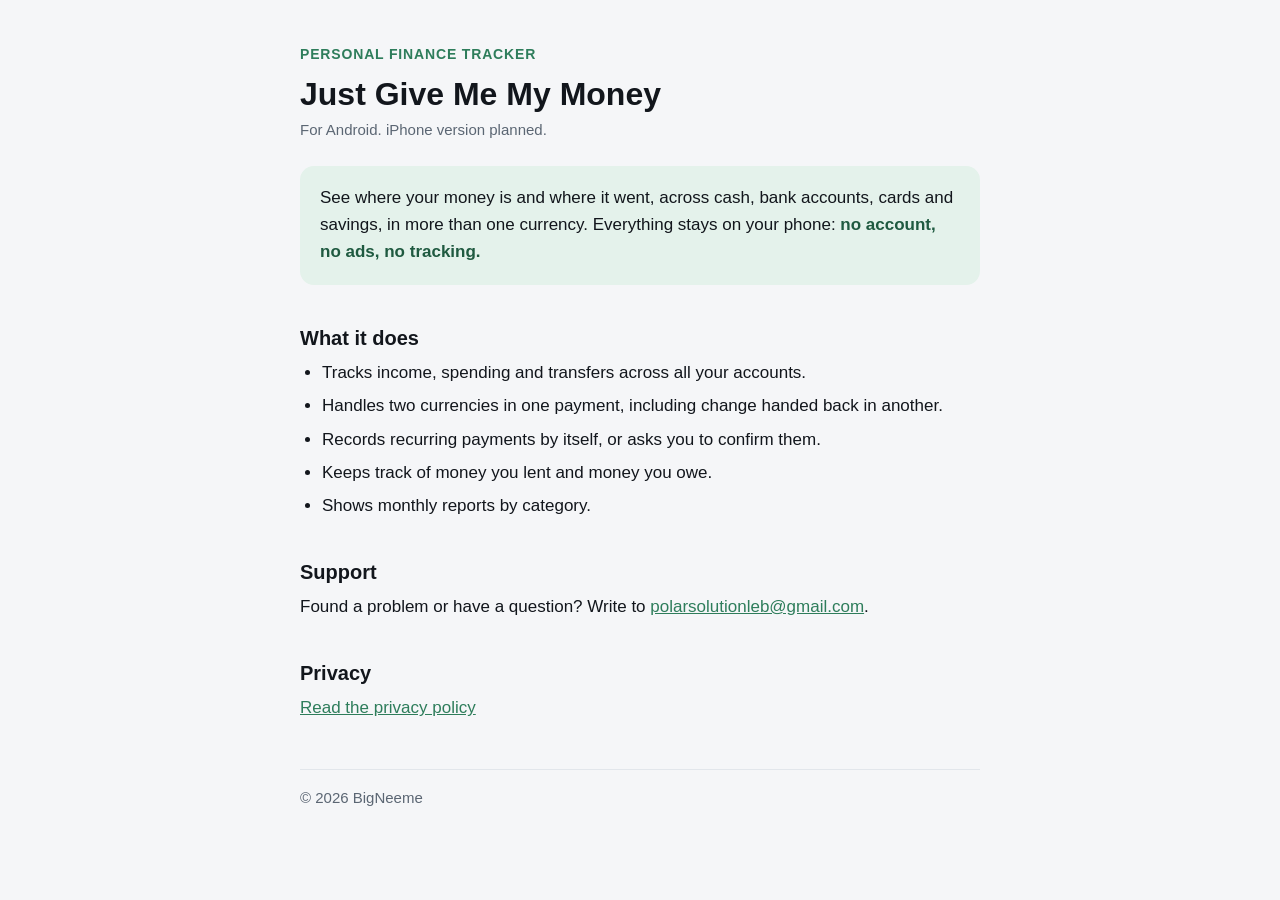
<file: index.html>
<!doctype html>
<html lang="en">
  <head>
    <meta charset="utf-8" />
    <meta name="viewport" content="width=device-width, initial-scale=1" />
    <title>Just Give Me My Money</title>
    <meta
      name="description"
      content="A personal finance tracker that keeps your money, in every currency you use, on your own phone."
    />
    <link rel="stylesheet" href="style.css" />
  </head>
  <body>
    <main>
      <span class="app-name">Personal finance tracker</span>
      <h1>Just Give Me My Money</h1>
      <p class="muted">For Android. iPhone version planned.</p>

      <div class="summary">
        <p>
          See where your money is and where it went, across cash, bank accounts, cards and savings,
          in more than one currency. Everything stays on your phone: <strong>no account, no ads,
          no tracking.</strong>
        </p>
      </div>

      <h2>What it does</h2>
      <ul>
        <li>Tracks income, spending and transfers across all your accounts.</li>
        <li>Handles two currencies in one payment, including change handed back in another.</li>
        <li>Records recurring payments by itself, or asks you to confirm them.</li>
        <li>Keeps track of money you lent and money you owe.</li>
        <li>Shows monthly reports by category.</li>
      </ul>

      <h2>Support</h2>
      <p>
        Found a problem or have a question? Write to
        <a href="mailto:polarsolutionleb@gmail.com">polarsolutionleb@gmail.com</a>.
      </p>

      <h2>Privacy</h2>
      <p><a href="privacy/">Read the privacy policy</a></p>

      <footer class="muted">© 2026 BigNeeme</footer>
    </main>
  </body>
</html>
</file>
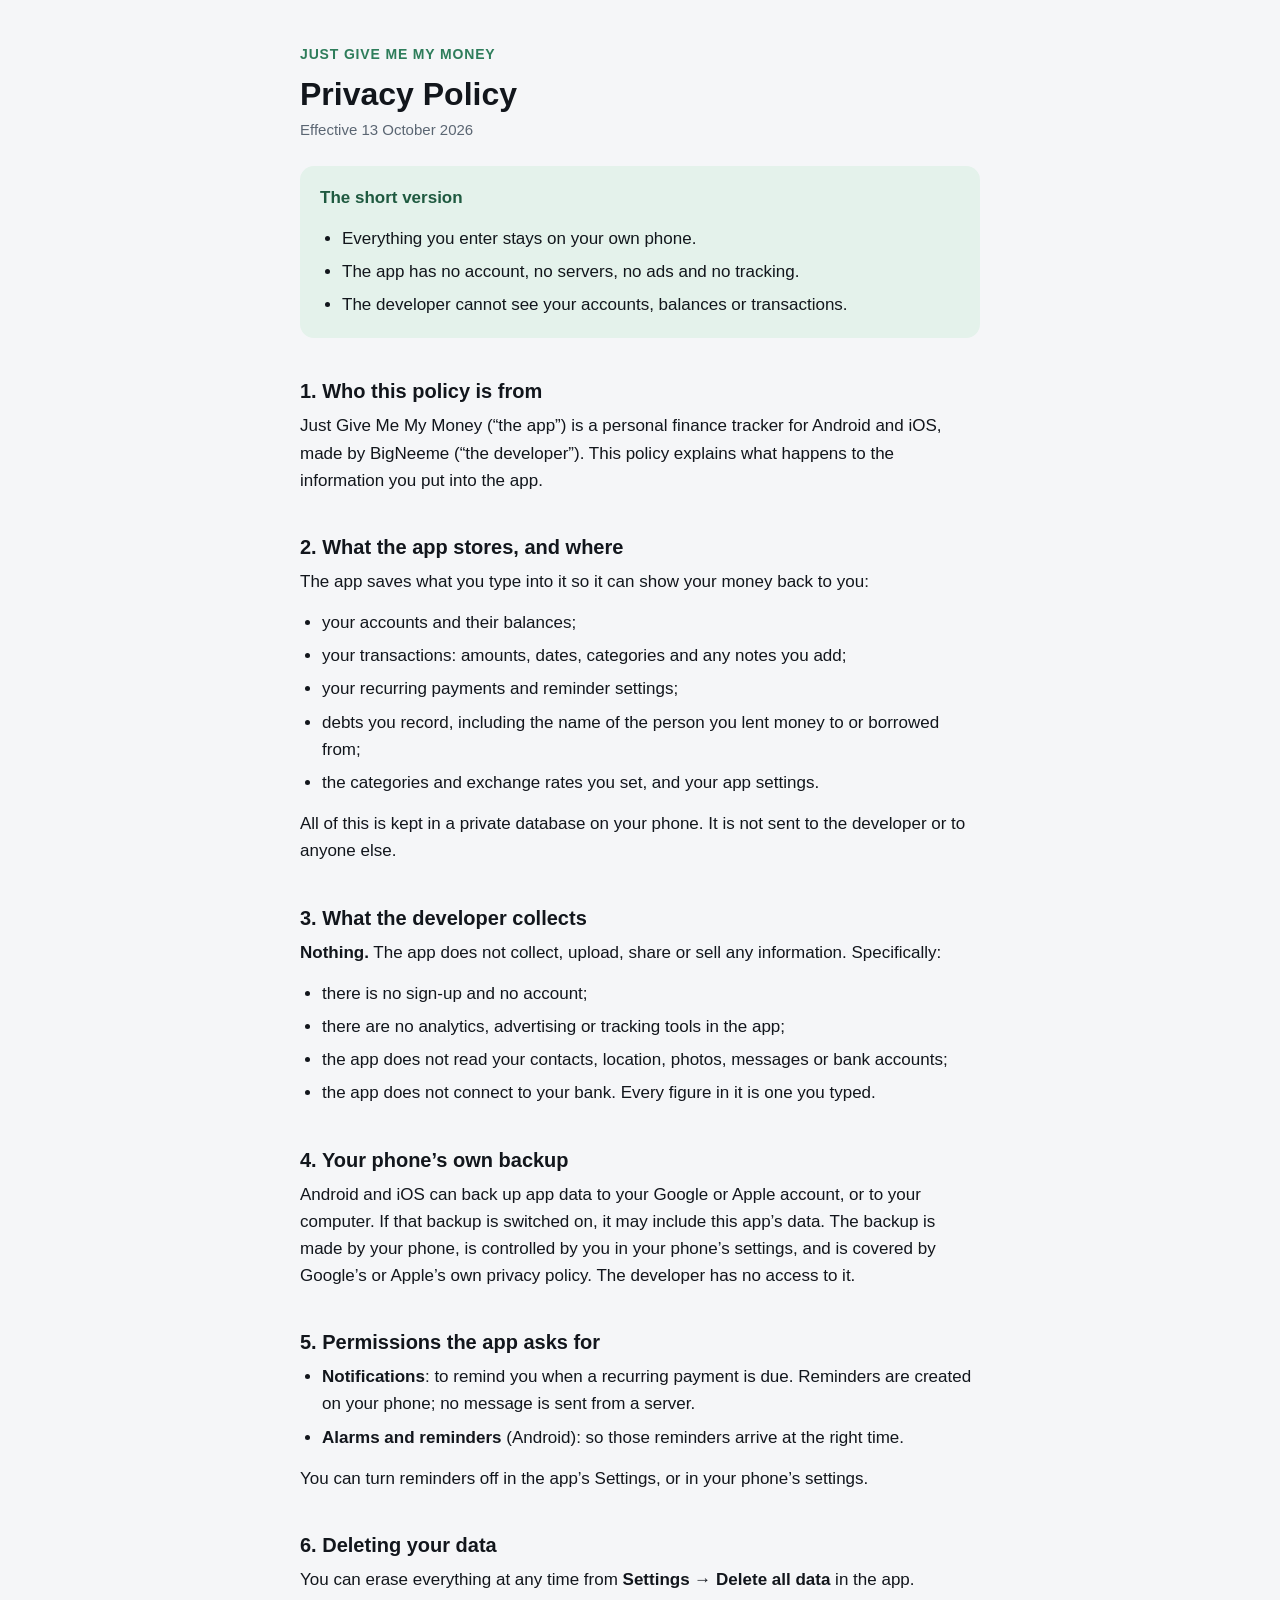
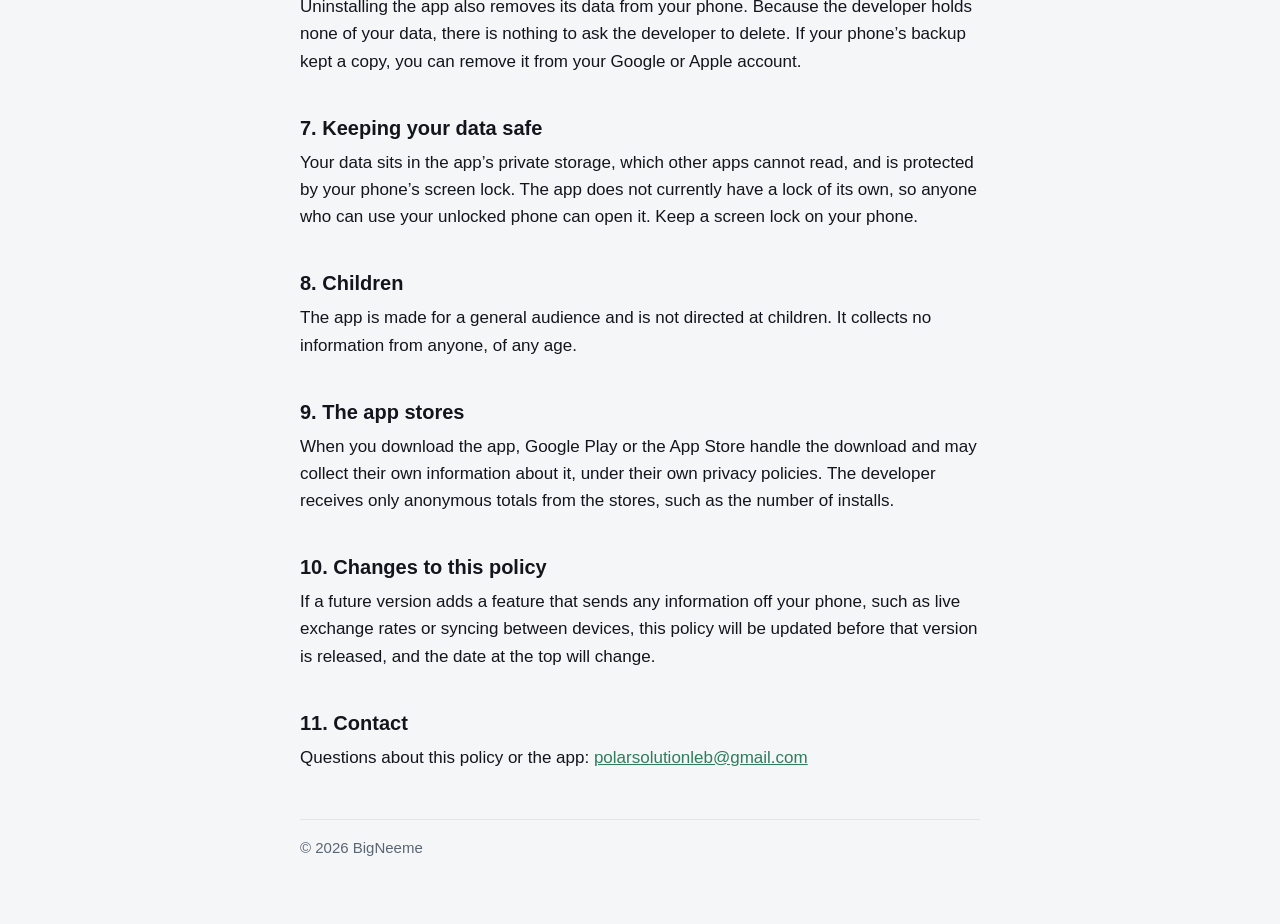
<file: privacy/index.html>
<!doctype html>
<html lang="en">
  <head>
    <meta charset="utf-8" />
    <meta name="viewport" content="width=device-width, initial-scale=1" />
    <title>Privacy Policy – Just Give Me My Money</title>
    <meta
      name="description"
      content="Just Give Me My Money keeps everything you enter on your own phone. It has no account, no servers, no ads and no tracking."
    />
    <link rel="stylesheet" href="../style.css" />
  </head>
  <body>
    <main>
      <a class="app-name" href="../">Just Give Me My Money</a>
      <h1>Privacy Policy</h1>
      <p class="muted">Effective 13 October 2026</p>

      <div class="summary">
        <p><strong>The short version</strong></p>
        <ul>
          <li>Everything you enter stays on your own phone.</li>
          <li>The app has no account, no servers, no ads and no tracking.</li>
          <li>The developer cannot see your accounts, balances or transactions.</li>
        </ul>
      </div>

      <h2>1. Who this policy is from</h2>
      <p>
        Just Give Me My Money (“the app”) is a personal finance tracker for Android and iOS, made
        by BigNeeme (“the developer”). This policy explains what happens to the information
        you put into the app.
      </p>

      <h2>2. What the app stores, and where</h2>
      <p>The app saves what you type into it so it can show your money back to you:</p>
      <ul>
        <li>your accounts and their balances;</li>
        <li>your transactions: amounts, dates, categories and any notes you add;</li>
        <li>your recurring payments and reminder settings;</li>
        <li>
          debts you record, including the name of the person you lent money to or borrowed from;
        </li>
        <li>the categories and exchange rates you set, and your app settings.</li>
      </ul>
      <p>
        All of this is kept in a private database on your phone. It is not sent to the developer or
        to anyone else.
      </p>

      <h2>3. What the developer collects</h2>
      <p>
        <strong>Nothing.</strong> The app does not collect, upload, share or sell any information.
        Specifically:
      </p>
      <ul>
        <li>there is no sign-up and no account;</li>
        <li>there are no analytics, advertising or tracking tools in the app;</li>
        <li>the app does not read your contacts, location, photos, messages or bank accounts;</li>
        <li>the app does not connect to your bank. Every figure in it is one you typed.</li>
      </ul>

      <h2>4. Your phone’s own backup</h2>
      <p>
        Android and iOS can back up app data to your Google or Apple account, or to your computer.
        If that backup is switched on, it may include this app’s data. The backup is made by your
        phone, is controlled by you in your phone’s settings, and is covered by Google’s or Apple’s
        own privacy policy. The developer has no access to it.
      </p>

      <h2>5. Permissions the app asks for</h2>
      <ul>
        <li>
          <strong>Notifications</strong>: to remind you when a recurring payment is due. Reminders
          are created on your phone; no message is sent from a server.
        </li>
        <li>
          <strong>Alarms and reminders</strong> (Android): so those reminders arrive at the right
          time.
        </li>
      </ul>
      <p>You can turn reminders off in the app’s Settings, or in your phone’s settings.</p>

      <h2>6. Deleting your data</h2>
      <p>
        You can erase everything at any time from <strong>Settings → Delete all data</strong> in the
        app. Uninstalling the app also removes its data from your phone. Because the developer holds
        none of your data, there is nothing to ask the developer to delete. If your phone’s backup
        kept a copy, you can remove it from your Google or Apple account.
      </p>

      <h2>7. Keeping your data safe</h2>
      <p>
        Your data sits in the app’s private storage, which other apps cannot read, and is protected
        by your phone’s screen lock. The app does not currently have a lock of its own, so anyone
        who can use your unlocked phone can open it. Keep a screen lock on your phone.
      </p>

      <h2>8. Children</h2>
      <p>
        The app is made for a general audience and is not directed at children. It collects no
        information from anyone, of any age.
      </p>

      <h2>9. The app stores</h2>
      <p>
        When you download the app, Google Play or the App Store handle the download and may collect
        their own information about it, under their own privacy policies. The developer receives
        only anonymous totals from the stores, such as the number of installs.
      </p>

      <h2>10. Changes to this policy</h2>
      <p>
        If a future version adds a feature that sends any information off your phone, such as live
        exchange rates or syncing between devices, this policy will be updated before that version
        is released, and the date at the top will change.
      </p>

      <h2>11. Contact</h2>
      <p>
        Questions about this policy or the app:
        <a href="mailto:polarsolutionleb@gmail.com">polarsolutionleb@gmail.com</a>
      </p>

      <footer class="muted">© 2026 BigNeeme</footer>
    </main>
  </body>
</html>
</file>
<file: style.css>
:root {
  --bg: #f5f6f8;
  --surface: #ffffff;
  --text: #12161c;
  --text-secondary: #5b6673;
  --border: #e2e6eb;
  --primary: #2e7d5b;
  --primary-dark: #1f5a40;
  --primary-light: #e4f2eb;
}

@media (prefers-color-scheme: dark) {
  :root {
    --bg: #0f1317;
    --surface: #181d23;
    --text: #eef1f4;
    --text-secondary: #a3adb8;
    --border: #2a313a;
    --primary: #5fc296;
    --primary-dark: #8ad6b3;
    --primary-light: #17302a;
  }
}

* {
  box-sizing: border-box;
}

html {
  -webkit-text-size-adjust: 100%;
}

body {
  margin: 0;
  background: var(--bg);
  color: var(--text);
  font-family: -apple-system, BlinkMacSystemFont, 'Segoe UI', Roboto, 'Helvetica Neue', Arial,
    sans-serif;
  font-size: 17px;
  line-height: 1.6;
}

main {
  max-width: 720px;
  margin: 0 auto;
  padding: 40px 20px 64px;
}

.app-name {
  color: var(--primary);
  font-size: 14px;
  font-weight: 700;
  letter-spacing: 0.06em;
  text-transform: uppercase;
  text-decoration: none;
}

h1 {
  font-size: 32px;
  line-height: 1.2;
  margin: 8px 0 4px;
}

h2 {
  font-size: 20px;
  line-height: 1.3;
  margin: 40px 0 8px;
}

p,
ul {
  margin: 0 0 14px;
}

ul {
  padding-left: 22px;
}

li {
  margin-bottom: 6px;
}

a {
  color: var(--primary);
}

.muted {
  color: var(--text-secondary);
  font-size: 15px;
}

.summary {
  background: var(--primary-light);
  border-radius: 14px;
  padding: 18px 20px 6px;
  margin: 24px 0 0;
}

.summary strong {
  color: var(--primary-dark);
}

.card {
  background: var(--surface);
  border: 1px solid var(--border);
  border-radius: 14px;
  padding: 18px 20px 6px;
  margin: 16px 0 0;
}

footer {
  border-top: 1px solid var(--border);
  margin-top: 48px;
  padding-top: 16px;
}
</file>
